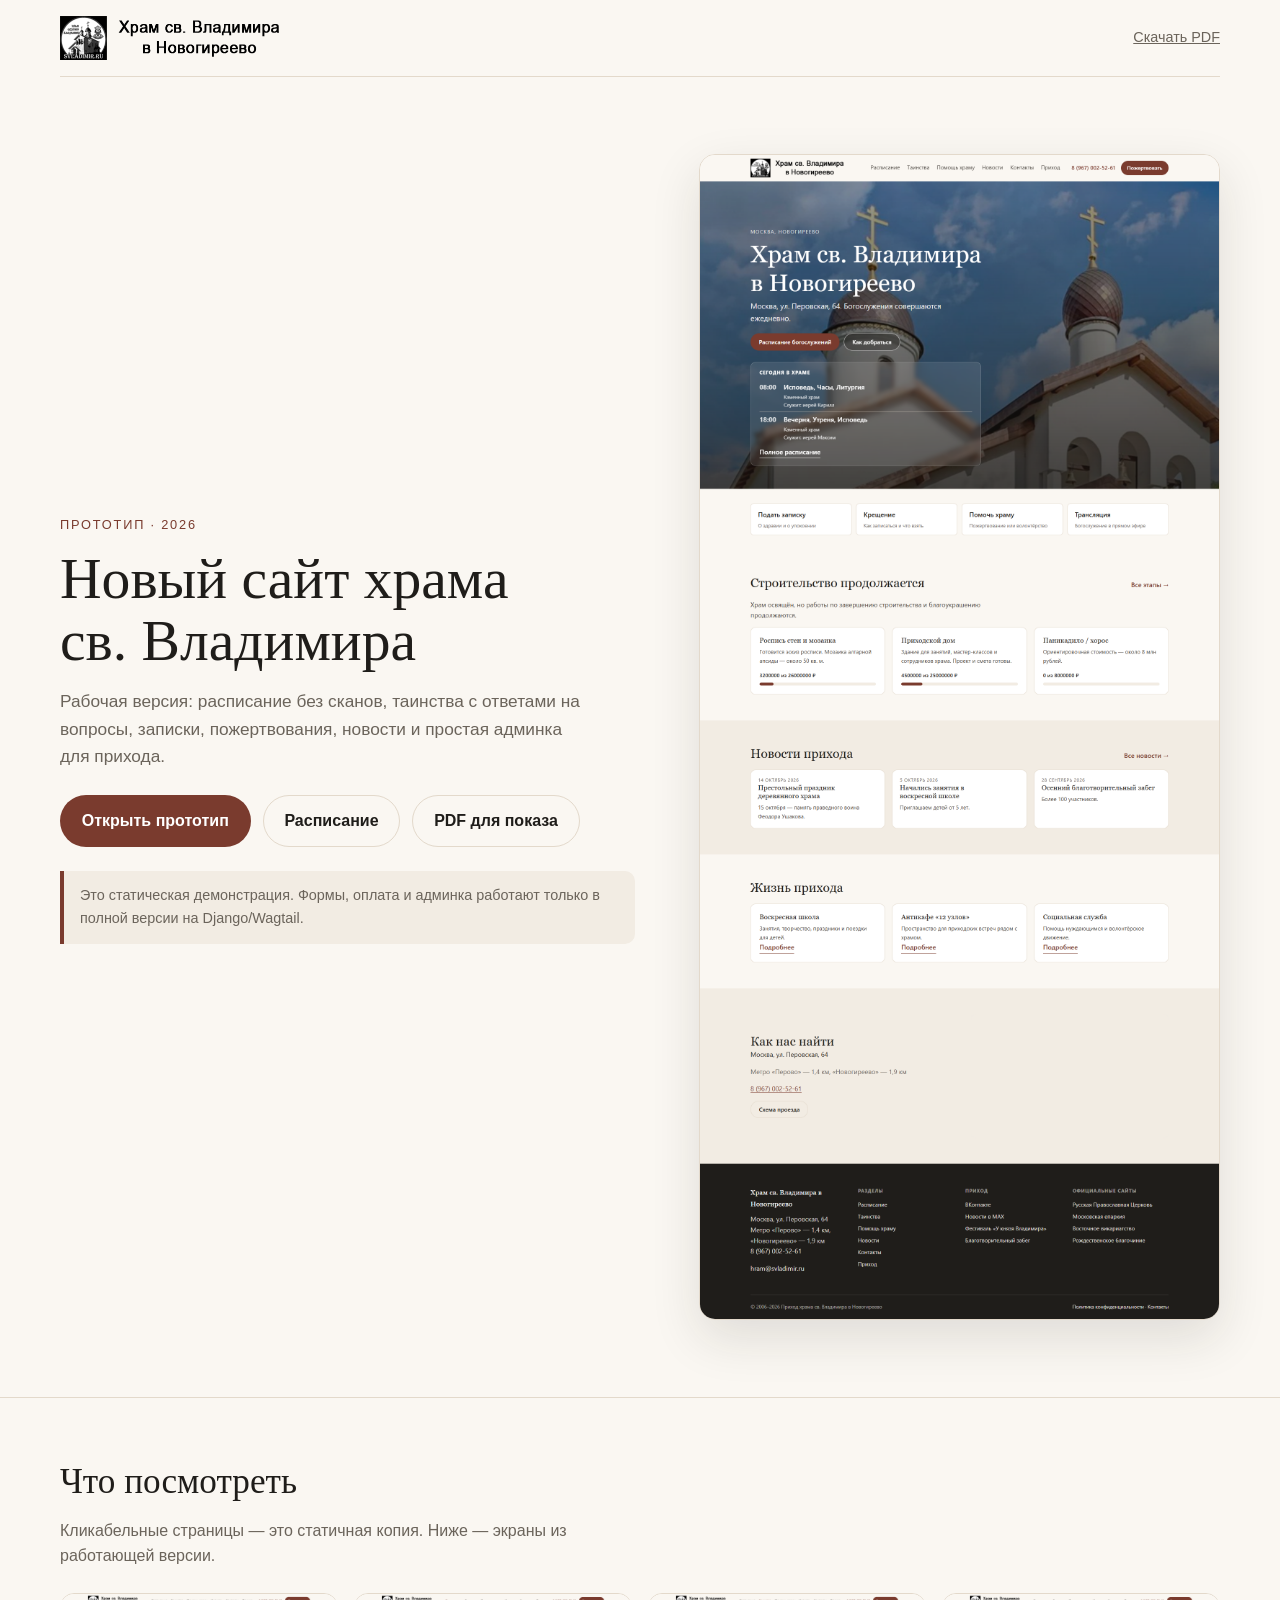
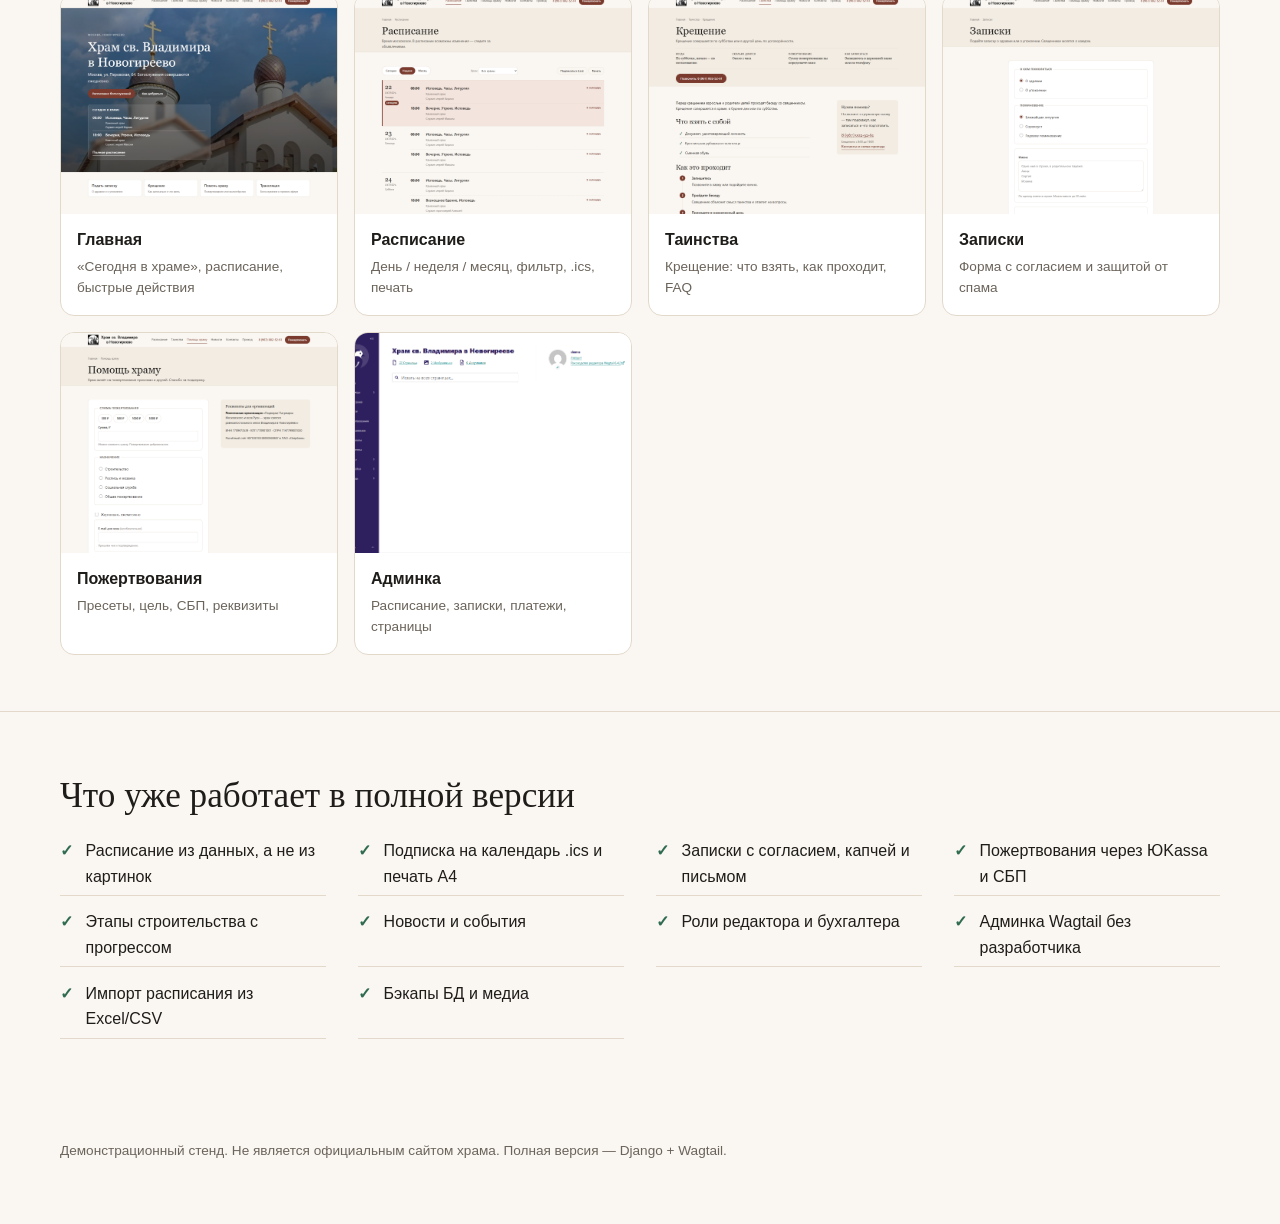
<file: index.html>
<!doctype html>
<html lang="ru">
<head>
  <meta charset="utf-8">
  <meta name="viewport" content="width=device-width, initial-scale=1">
  <title>Прототип сайта храма св. Владимира в Новогиреево</title>
  <meta name="description" content="Статический прототип нового сайта храма: главная, расписание, таинства, записки, пожертвования, админка.">
  <meta name="robots" content="noindex">
  <link rel="icon" href="static/img/favicon.png" type="image/png">
  <link rel="apple-touch-icon" href="static/img/apple-touch-icon.png">
  <style>
    :root {
      --paper: #faf7f2;
      --surface: #fff;
      --ink: #1f1d1a;
      --muted: #6b645b;
      --line: #e3d9cb;
      --accent: #7a3b2e;
      --accent-dark: #5f2c22;
    }
    * { box-sizing: border-box; }
    body {
      margin: 0;
      background: var(--paper);
      color: var(--ink);
      font-family: "Segoe UI", Roboto, Arial, sans-serif;
      line-height: 1.6;
    }
    .wrap { width: min(100% - 2rem, 1160px); margin: 0 auto; }
    .top {
      display: flex;
      align-items: center;
      justify-content: space-between;
      gap: 1rem;
      padding: 1rem 0;
      border-bottom: 1px solid var(--line);
    }
    .top img { height: 44px; width: auto; }
    .top a { color: var(--muted); font-size: .9rem; }
    .hero {
      display: grid;
      grid-template-columns: 1.05fr .95fr;
      gap: clamp(2rem, 5vw, 4rem);
      align-items: center;
      padding: clamp(2.5rem, 6vw, 5rem) 0;
    }
    .eyebrow { margin: 0 0 .75rem; color: var(--accent); font-size: .8rem; letter-spacing: .14em; text-transform: uppercase; }
    h1 {
      margin: 0 0 1rem;
      font-family: Georgia, "Times New Roman", serif;
      font-weight: 400;
      font-size: clamp(2.2rem, 4.5vw, 4rem);
      line-height: 1.08;
    }
    .lead { max-width: 55ch; margin: 0 0 1.5rem; color: var(--muted); font-size: 1.08rem; }
    .actions { display: flex; flex-wrap: wrap; gap: .75rem; }
    .btn {
      display: inline-flex;
      align-items: center;
      justify-content: center;
      min-height: 48px;
      padding: .75rem 1.3rem;
      border-radius: 999px;
      border: 1px solid transparent;
      font-weight: 600;
      text-decoration: none;
      transition: .18s ease;
    }
    .btn--primary { background: var(--accent); color: #fff; }
    .btn--primary:hover { background: var(--accent-dark); }
    .btn--ghost { border-color: var(--line); color: var(--ink); background: transparent; }
    .btn--ghost:hover { background: #f2ece3; }
    .hero-shot {
      display: block;
      border: 1px solid var(--line);
      border-radius: 16px;
      overflow: hidden;
      background: #fff;
      box-shadow: 0 18px 50px rgba(31, 29, 26, .12);
    }
    .hero-shot img { display: block; width: 100%; height: auto; }
    .note {
      margin-top: 1.5rem;
      padding: .85rem 1rem;
      background: #f2ece3;
      border-left: 4px solid var(--accent);
      border-radius: 0 10px 10px 0;
      color: var(--muted);
      font-size: .9rem;
    }
    section { padding: clamp(2rem, 5vw, 3.5rem) 0; border-top: 1px solid var(--line); }
    h2 { margin: 0 0 .5rem; font-family: Georgia, "Times New Roman", serif; font-weight: 400; font-size: clamp(1.5rem, 3vw, 2.2rem); }
    .section-lead { max-width: 65ch; margin: 0 0 1.5rem; color: var(--muted); }
    .grid { display: grid; grid-template-columns: repeat(auto-fit, minmax(250px, 1fr)); gap: 1rem; }
    .card { background: var(--surface); border: 1px solid var(--line); border-radius: 14px; overflow: hidden; }
    .card a { display: block; }
    .card img { display: block; width: 100%; height: 220px; object-fit: cover; object-position: top; }
    .card div { padding: .8rem 1rem 1rem; }
    .card h3 { margin: 0 0 .2rem; font-size: 1rem; }
    .card p { margin: 0; color: var(--muted); font-size: .85rem; }
    ul.checks { margin: 0; padding: 0; list-style: none; display: grid; grid-template-columns: repeat(auto-fit, minmax(260px, 1fr)); gap: .5rem 2rem; }
    ul.checks li { padding: .35rem 0 .35rem 1.6rem; position: relative; border-bottom: 1px solid var(--line); }
    ul.checks li::before { content: "✓"; position: absolute; left: 0; color: #2f6b4f; font-weight: 700; }
    footer { padding: 2rem 0 3rem; color: var(--muted); font-size: .85rem; }
    code { background: #f2ece3; padding: .1rem .35rem; border-radius: 4px; }
    @media (max-width: 860px) {
      .hero { grid-template-columns: 1fr; }
      .top img { height: 38px; }
    }
  </style>
</head>
<body>
<div class="wrap">
  <div class="top">
    <img src="static/img/logo.png" alt="Храм св. Владимира в Новогиреево">
    <a href="svladimir-demo.pdf">Скачать PDF</a>
  </div>

  <div class="hero">
    <div>
      <p class="eyebrow">Прототип · 2026</p>
      <h1>Новый сайт храма<br>св. Владимира</h1>
      <p class="lead">Рабочая версия: расписание без сканов, таинства с ответами на вопросы, записки, пожертвования, новости и простая админка для прихода.</p>
      <div class="actions">
        <a class="btn btn--primary" href="preview/index.html">Открыть прототип</a>
        <a class="btn btn--ghost" href="preview/raspisanie.html">Расписание</a>
        <a class="btn btn--ghost" href="svladimir-demo.pdf">PDF для показа</a>
      </div>
      <p class="note">Это статическая демонстрация. Формы, оплата и админка работают только в полной версии на Django/Wagtail.</p>
    </div>
    <a class="hero-shot" href="screens/01-home-desktop.png" target="_blank">
      <img src="screens/01-home-desktop.png" alt="Главная страница прототипа">
    </a>
  </div>
</div>

<section>
  <div class="wrap">
    <h2>Что посмотреть</h2>
    <p class="section-lead">Кликабельные страницы — это статичная копия. Ниже — экраны из работающей версии.</p>
    <div class="grid">
      <article class="card">
        <a href="preview/index.html"><img src="screens/01-home-desktop.png" alt="Главная"></a>
        <div><h3>Главная</h3><p>«Сегодня в храме», расписание, быстрые действия</p></div>
      </article>
      <article class="card">
        <a href="preview/raspisanie.html"><img src="screens/02-schedule-desktop.png" alt="Расписание"></a>
        <div><h3>Расписание</h3><p>День / неделя / месяц, фильтр, .ics, печать</p></div>
      </article>
      <article class="card">
        <a href="screens/03-sacrament-desktop.png" target="_blank"><img src="screens/03-sacrament-desktop.png" alt="Крещение"></a>
        <div><h3>Таинства</h3><p>Крещение: что взять, как проходит, FAQ</p></div>
      </article>
      <article class="card">
        <a href="screens/04-notes-desktop.png" target="_blank"><img src="screens/04-notes-desktop.png" alt="Записки"></a>
        <div><h3>Записки</h3><p>Форма с согласием и защитой от спама</p></div>
      </article>
      <article class="card">
        <a href="screens/05-donate-desktop.png" target="_blank"><img src="screens/05-donate-desktop.png" alt="Пожертвования"></a>
        <div><h3>Пожертвования</h3><p>Пресеты, цель, СБП, реквизиты</p></div>
      </article>
      <article class="card">
        <a href="screens/12-admin-home.png" target="_blank"><img src="screens/12-admin-home.png" alt="Админка"></a>
        <div><h3>Админка</h3><p>Расписание, записки, платежи, страницы</p></div>
      </article>
    </div>
  </div>
</section>

<section>
  <div class="wrap">
    <h2>Что уже работает в полной версии</h2>
    <ul class="checks">
      <li>Расписание из данных, а не из картинок</li>
      <li>Подписка на календарь .ics и печать A4</li>
      <li>Записки с согласием, капчей и письмом</li>
      <li>Пожертвования через ЮKassa и СБП</li>
      <li>Этапы строительства с прогрессом</li>
      <li>Новости и события</li>
      <li>Роли редактора и бухгалтера</li>
      <li>Админка Wagtail без разработчика</li>
      <li>Импорт расписания из Excel/CSV</li>
      <li>Бэкапы БД и медиа</li>
    </ul>
  </div>
</section>

<footer>
  <div class="wrap">
    <p>Демонстрационный стенд. Не является официальным сайтом храма. Полная версия — Django + Wagtail.</p>
  </div>
</footer>
</body>
</html>
</file>
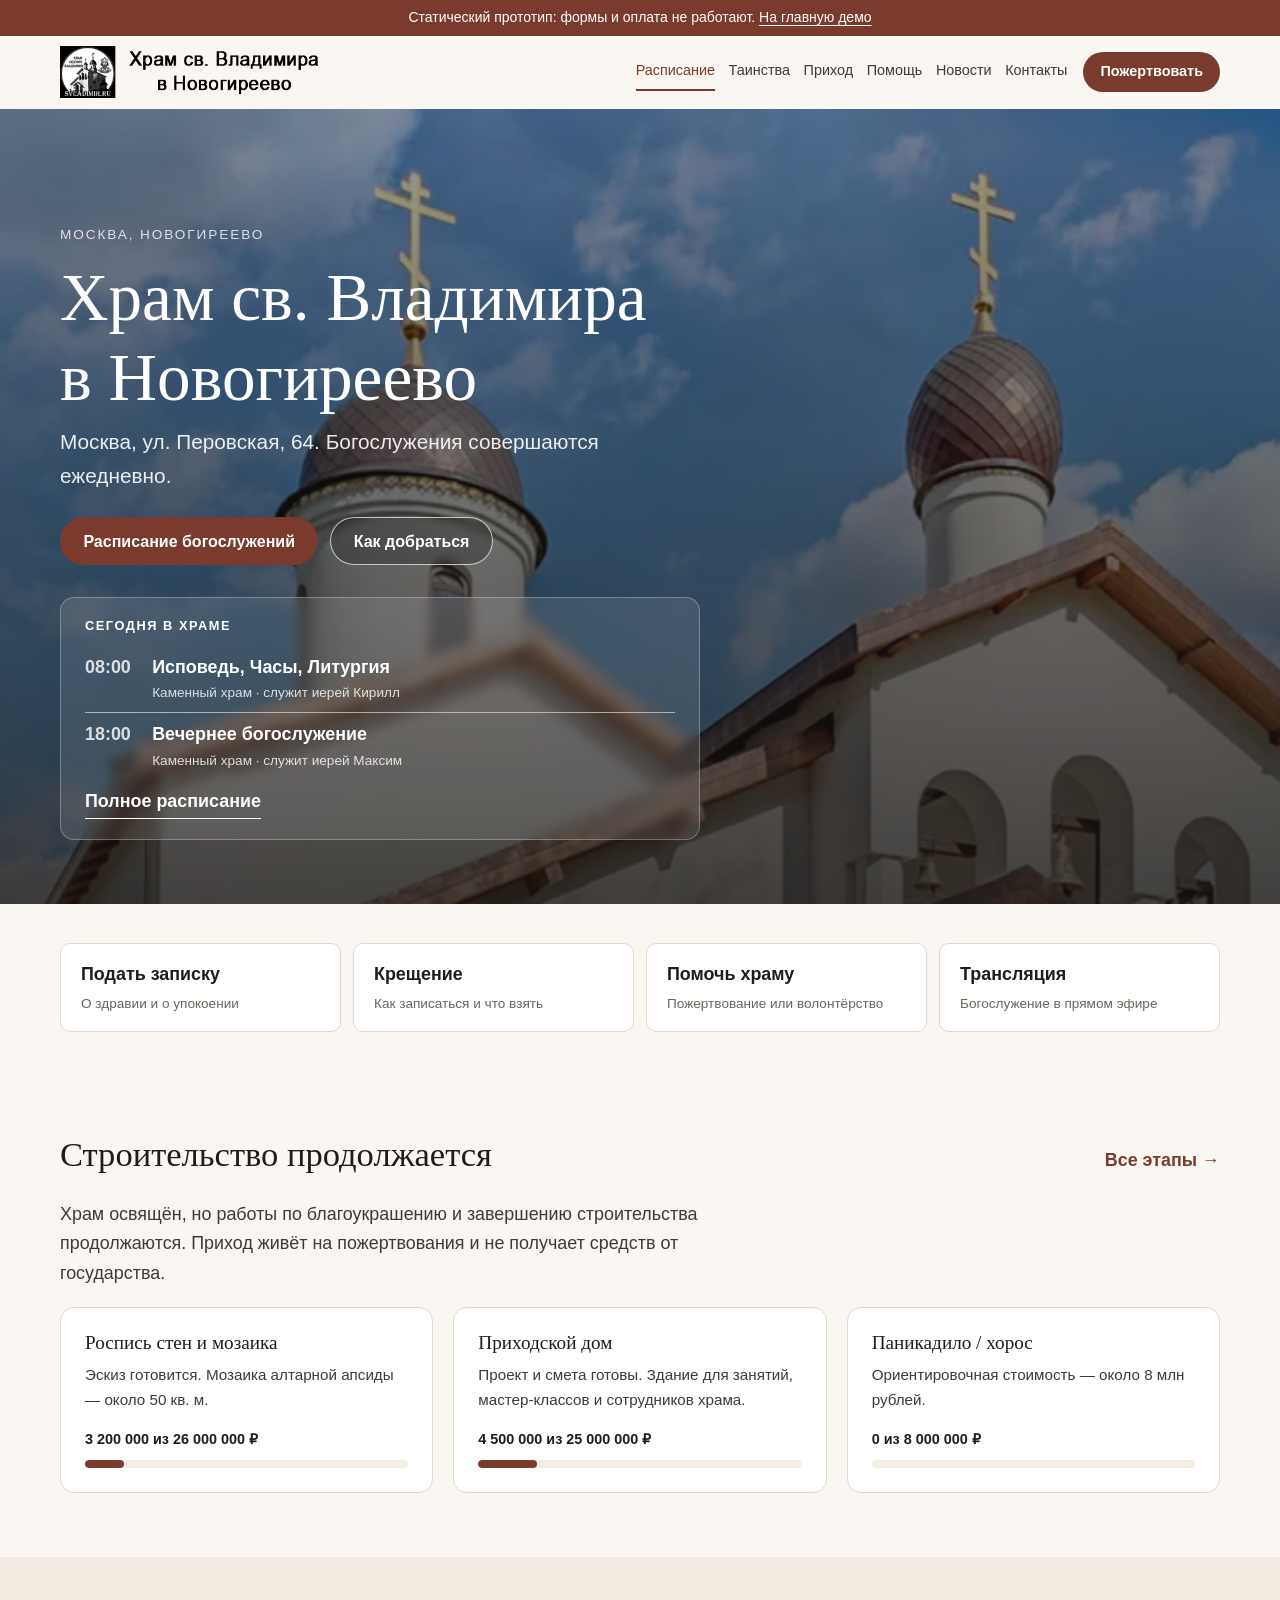
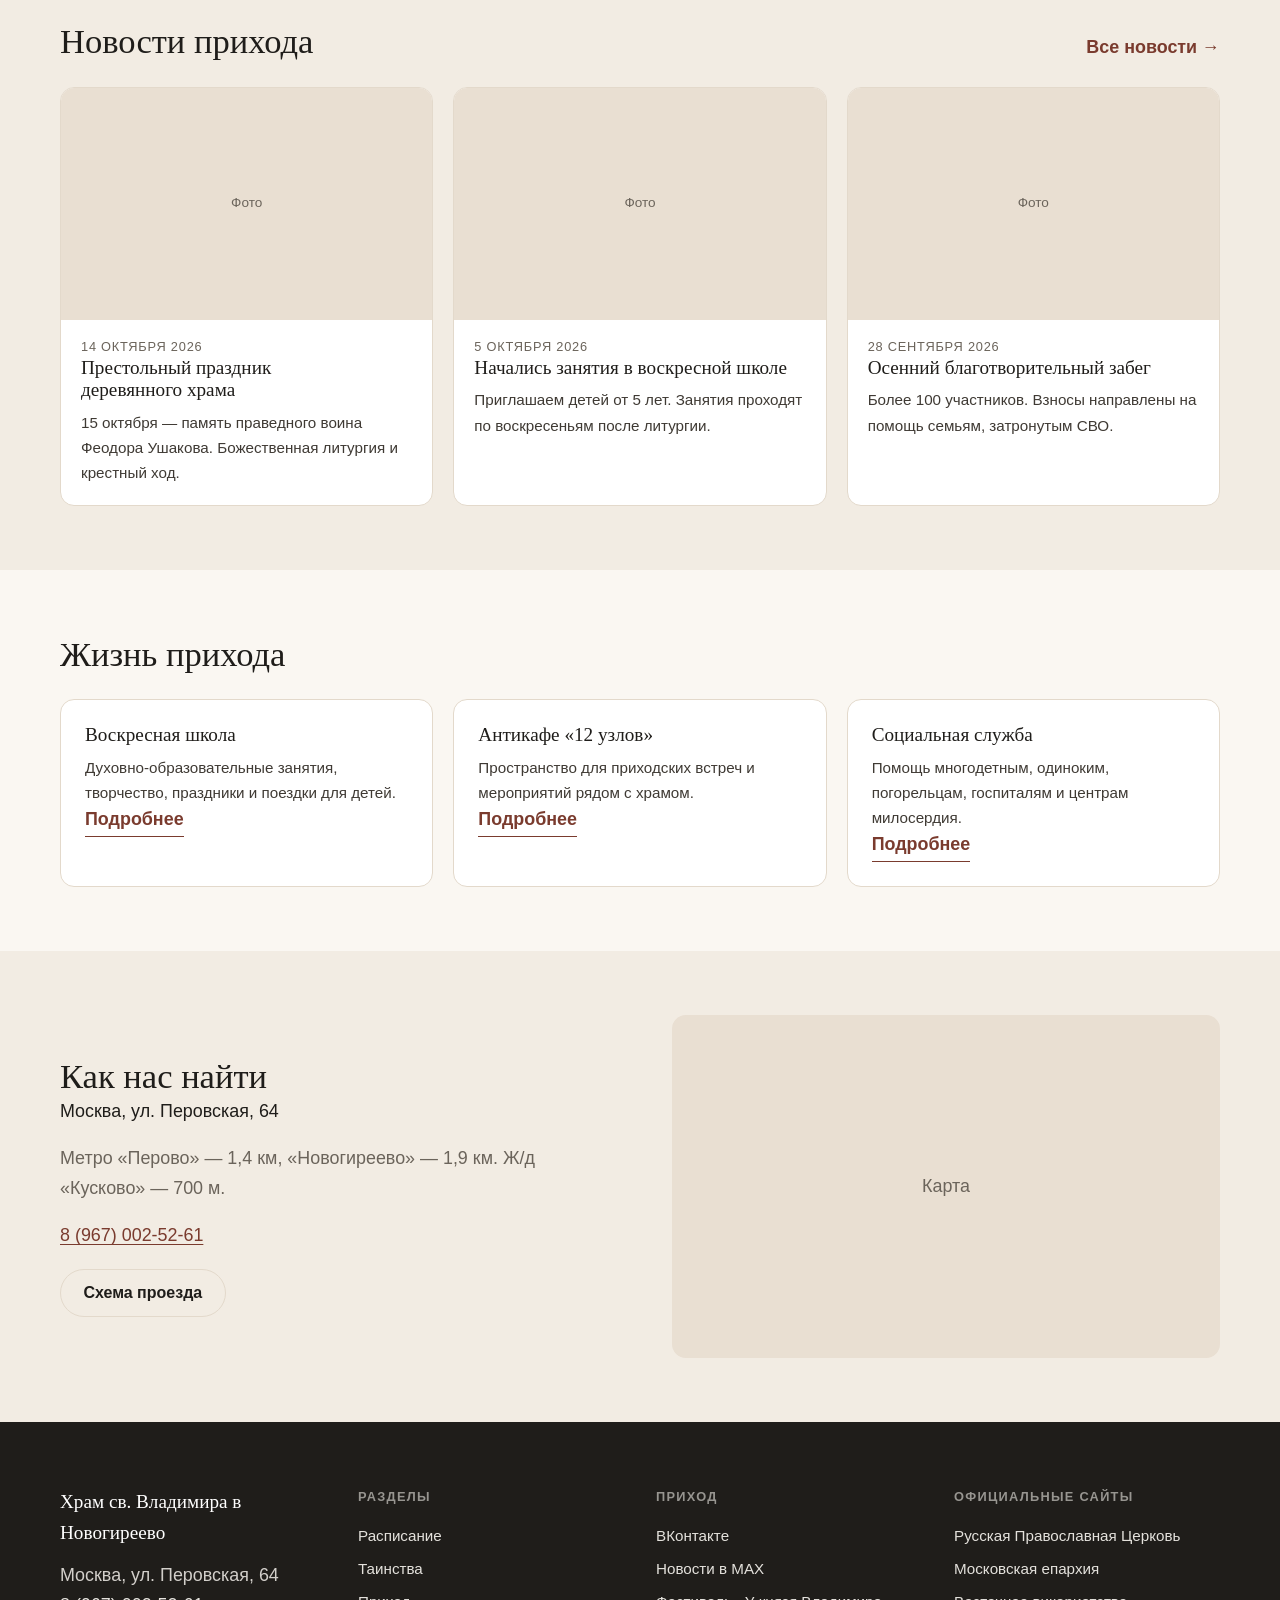
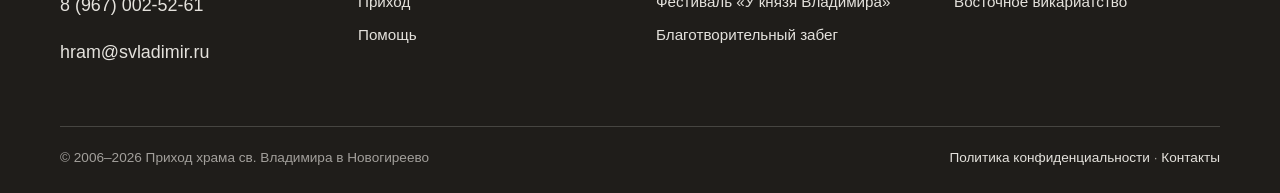
<file: preview/index.html>
<!doctype html>
<html lang="ru">
<head>
  <meta charset="utf-8">
  <meta name="viewport" content="width=device-width, initial-scale=1">
  <meta name="robots" content="noindex">
  <title>Храм св. Владимира в Новогиреево — расписание богослужений</title>
  <meta name="description" content="Официальный сайт храма святого князя Владимира в Новогиреево: расписание богослужений, таинства, записки, помощь храму.">
  <link rel="icon" href="../static/img/favicon.png" type="image/png">
  <link rel="stylesheet" href="../static/css/site.css">
</head>
<body>
  <div style="background:#7a3b2e;color:#fff;text-align:center;padding:.5rem 1rem;font:14px/1.4 'Segoe UI',Arial,sans-serif">
    Статический прототип: формы и оплата не работают.
    <a href="../index.html" style="color:#fff;text-decoration:underline">На главную демо</a>
  </div>
  <a class="skip-link" href="#main">Перейти к содержанию</a>

  <header class="site-header" data-header>
    <div class="container site-header__inner">
      <a class="brand brand--logo" href="#" aria-label="Temple home">
        <img class="brand__logo brand__logo--wide" src="assets/logo.png"
             alt="Temple logo" width="437" height="88">
      </a>
      <button class="nav-toggle" type="button" aria-expanded="false" aria-controls="site-nav" data-nav-toggle>
        <span class="visually-hidden">Открыть меню</span>
        <span class="nav-toggle__bar" aria-hidden="true"></span>
      </button>
      <nav class="site-nav" id="site-nav" aria-label="Основная навигация" data-nav>
        <ul class="site-nav__list">
          <li><a href="raspisanie.html" aria-current="page">Расписание</a></li>
          <li><a href="#">Таинства</a></li>
          <li><a href="#">Приход</a></li>
          <li><a href="#">Помощь</a></li>
          <li><a href="#">Новости</a></li>
          <li><a href="#">Контакты</a></li>
        </ul>
        <div class="site-nav__actions">
          <a class="site-nav__phone" href="tel:+79670025261">8 (967) 002-52-61</a>
          <a class="btn btn--primary btn--sm" href="#">Пожертвовать</a>
        </div>
      </nav>
    </div>
  </header>

  <main id="main" tabindex="-1">
    <section class="hero">
      <img class="hero__media" src="assets/hero.jpg" alt="" width="1600" height="900">
      <div class="hero__overlay" aria-hidden="true"></div>
      <div class="container hero__inner">
        <p class="hero__eyebrow">Москва, Новогиреево</p>
        <h1 class="hero__title">Храм св. Владимира в Новогиреево</h1>
        <p class="hero__lead">Москва, ул. Перовская, 64. Богослужения совершаются ежедневно.</p>
        <div class="hero__actions">
          <a class="btn btn--primary" href="raspisanie.html">Расписание богослужений</a>
          <a class="btn btn--ghost" href="#">Как добраться</a>
        </div>

        <section class="today" aria-labelledby="today-title">
          <h2 class="today__title" id="today-title">Сегодня в храме</h2>
          <ul class="today__list">
            <li class="today__item">
              <time class="today__time" datetime="2026-10-22T08:00">08:00</time>
              <div class="today__body">
                <p class="today__service">Исповедь, Часы, Литургия</p>
                <p class="today__meta">Каменный храм · служит иерей Кирилл</p>
              </div>
            </li>
            <li class="today__item">
              <time class="today__time" datetime="2026-10-22T18:00">18:00</time>
              <div class="today__body">
                <p class="today__service">Вечернее богослужение</p>
                <p class="today__meta">Каменный храм · служит иерей Максим</p>
              </div>
            </li>
          </ul>
          <a class="link-arrow" href="raspisanie.html">Полное расписание</a>
        </section>
      </div>
    </section>

    <section class="section section--tight" aria-label="Быстрые действия">
      <div class="container">
        <div class="quick-actions">
          <a class="quick-action" href="#"><span class="quick-action__title">Подать записку</span><span class="quick-action__text">О здравии и о упокоении</span></a>
          <a class="quick-action" href="#"><span class="quick-action__title">Крещение</span><span class="quick-action__text">Как записаться и что взять</span></a>
          <a class="quick-action" href="#"><span class="quick-action__title">Помочь храму</span><span class="quick-action__text">Пожертвование или волонтёрство</span></a>
          <a class="quick-action" href="#"><span class="quick-action__title">Трансляция</span><span class="quick-action__text">Богослужение в прямом эфире</span></a>
        </div>
      </div>
    </section>

    <section class="section">
      <div class="container">
        <div class="section__head">
          <h2 class="section__title">Строительство продолжается</h2>
          <a class="section__link" href="#">Все этапы →</a>
        </div>
        <p class="section__lead">Храм освящён, но работы по благоукрашению и завершению строительства продолжаются. Приход живёт на пожертвования и не получает средств от государства.</p>
        <div class="cards cards--3">
          <article class="card">
            <h3 class="card__title">Роспись стен и мозаика</h3>
            <p class="card__text">Эскиз готовится. Мозаика алтарной апсиды — около 50 кв. м.</p>
            <p class="card__cost">3 200 000 из 26 000 000 ₽</p>
            <div class="progress" role="progressbar" aria-valuenow="12" aria-valuemin="0" aria-valuemax="100" aria-label="Собрано на роспись">
              <span class="progress__bar" style="width: 12%"></span>
            </div>
          </article>
          <article class="card">
            <h3 class="card__title">Приходской дом</h3>
            <p class="card__text">Проект и смета готовы. Здание для занятий, мастер-классов и сотрудников храма.</p>
            <p class="card__cost">4 500 000 из 25 000 000 ₽</p>
            <div class="progress" role="progressbar" aria-valuenow="18" aria-valuemin="0" aria-valuemax="100" aria-label="Собрано на приходской дом">
              <span class="progress__bar" style="width: 18%"></span>
            </div>
          </article>
          <article class="card">
            <h3 class="card__title">Паникадило / хорос</h3>
            <p class="card__text">Ориентировочная стоимость — около 8 млн рублей.</p>
            <p class="card__cost">0 из 8 000 000 ₽</p>
            <div class="progress" role="progressbar" aria-valuenow="0" aria-valuemin="0" aria-valuemax="100" aria-label="Собрано на паникадило">
              <span class="progress__bar" style="width: 0%"></span>
            </div>
          </article>
        </div>
      </div>
    </section>

    <section class="section section--tint">
      <div class="container">
        <div class="section__head">
          <h2 class="section__title">Новости прихода</h2>
          <a class="section__link" href="#">Все новости →</a>
        </div>
        <div class="cards cards--3">
          <article class="card card--news">
            <div class="card__media" style="background:#e9dfd2;display:grid;place-items:center;color:#6b645b;font-size:.85rem">Фото</div>
            <time class="card__date" datetime="2026-10-14">14 октября 2026</time>
            <h3 class="card__title"><a href="#">Престольный праздник деревянного храма</a></h3>
            <p class="card__text">15 октября — память праведного воина Феодора Ушакова. Божественная литургия и крестный ход.</p>
          </article>
          <article class="card card--news">
            <div class="card__media" style="background:#e9dfd2;display:grid;place-items:center;color:#6b645b;font-size:.85rem">Фото</div>
            <time class="card__date" datetime="2026-10-05">5 октября 2026</time>
            <h3 class="card__title"><a href="#">Начались занятия в воскресной школе</a></h3>
            <p class="card__text">Приглашаем детей от 5 лет. Занятия проходят по воскресеньям после литургии.</p>
          </article>
          <article class="card card--news">
            <div class="card__media" style="background:#e9dfd2;display:grid;place-items:center;color:#6b645b;font-size:.85rem">Фото</div>
            <time class="card__date" datetime="2026-09-28">28 сентября 2026</time>
            <h3 class="card__title"><a href="#">Осенний благотворительный забег</a></h3>
            <p class="card__text">Более 100 участников. Взносы направлены на помощь семьям, затронутым СВО.</p>
          </article>
        </div>
      </div>
    </section>

    <section class="section">
      <div class="container">
        <div class="section__head"><h2 class="section__title">Жизнь прихода</h2></div>
        <div class="cards cards--3">
          <article class="card"><h3 class="card__title">Воскресная школа</h3><p class="card__text">Духовно-образовательные занятия, творчество, праздники и поездки для детей.</p><a class="link-arrow" href="#">Подробнее</a></article>
          <article class="card"><h3 class="card__title">Антикафе «12 узлов»</h3><p class="card__text">Пространство для приходских встреч и мероприятий рядом с храмом.</p><a class="link-arrow" href="#">Подробнее</a></article>
          <article class="card"><h3 class="card__title">Социальная служба</h3><p class="card__text">Помощь многодетным, одиноким, погорельцам, госпиталям и центрам милосердия.</p><a class="link-arrow" href="#">Подробнее</a></article>
        </div>
      </div>
    </section>

    <section class="section section--tint">
      <div class="container contact-teaser">
        <div>
          <h2 class="section__title">Как нас найти</h2>
          <p>Москва, ул. Перовская, 64</p>
          <p class="muted">Метро «Перово» — 1,4 км, «Новогиреево» — 1,9 км. Ж/д «Кусково» — 700 м.</p>
          <p><a href="tel:+79670025261">8 (967) 002-52-61</a></p>
          <a class="btn btn--ghost" href="#">Схема проезда</a>
        </div>
        <div class="map map--teaser" style="display:grid;place-items:center;background:#e9dfd2;color:#6b645b">Карта</div>
      </div>
    </section>
  </main>

  <footer class="site-footer">
    <div class="container site-footer__grid">
      <div class="site-footer__col">
        <p class="site-footer__title">Храм св. Владимира в Новогиреево</p>
        <address class="site-footer__address">Москва, ул. Перовская, 64</address>
        <p><a href="tel:+79670025261">8 (967) 002-52-61</a></p>
        <p><a href="mailto:hram@svladimir.ru">hram@svladimir.ru</a></p>
      </div>
      <nav class="site-footer__col" aria-label="Разделы сайта">
        <p class="site-footer__heading">Разделы</p>
        <ul class="site-footer__list">
          <li><a href="raspisanie.html">Расписание</a></li>
          <li><a href="#">Таинства</a></li>
          <li><a href="#">Приход</a></li>
          <li><a href="#">Помощь</a></li>
        </ul>
      </nav>
      <div class="site-footer__col">
        <p class="site-footer__heading">Приход</p>
        <ul class="site-footer__list">
          <li><a href="#">ВКонтакте</a></li>
          <li><a href="#">Новости в MAX</a></li>
          <li><a href="#">Фестиваль «У князя Владимира»</a></li>
          <li><a href="#">Благотворительный забег</a></li>
        </ul>
      </div>
      <div class="site-footer__col">
        <p class="site-footer__heading">Официальные сайты</p>
        <ul class="site-footer__list">
          <li><a href="#">Русская Православная Церковь</a></li>
          <li><a href="#">Московская епархия</a></li>
          <li><a href="#">Восточное викариатство</a></li>
        </ul>
      </div>
    </div>
    <div class="container site-footer__bottom">
      <p>© 2006–2026 Приход храма св. Владимира в Новогиреево</p>
      <p><a href="#">Политика конфиденциальности</a> · <a href="#">Контакты</a></p>
    </div>
  </footer>

  <script src="../static/js/site.js" defer></script>
</body>
</html>
</file>
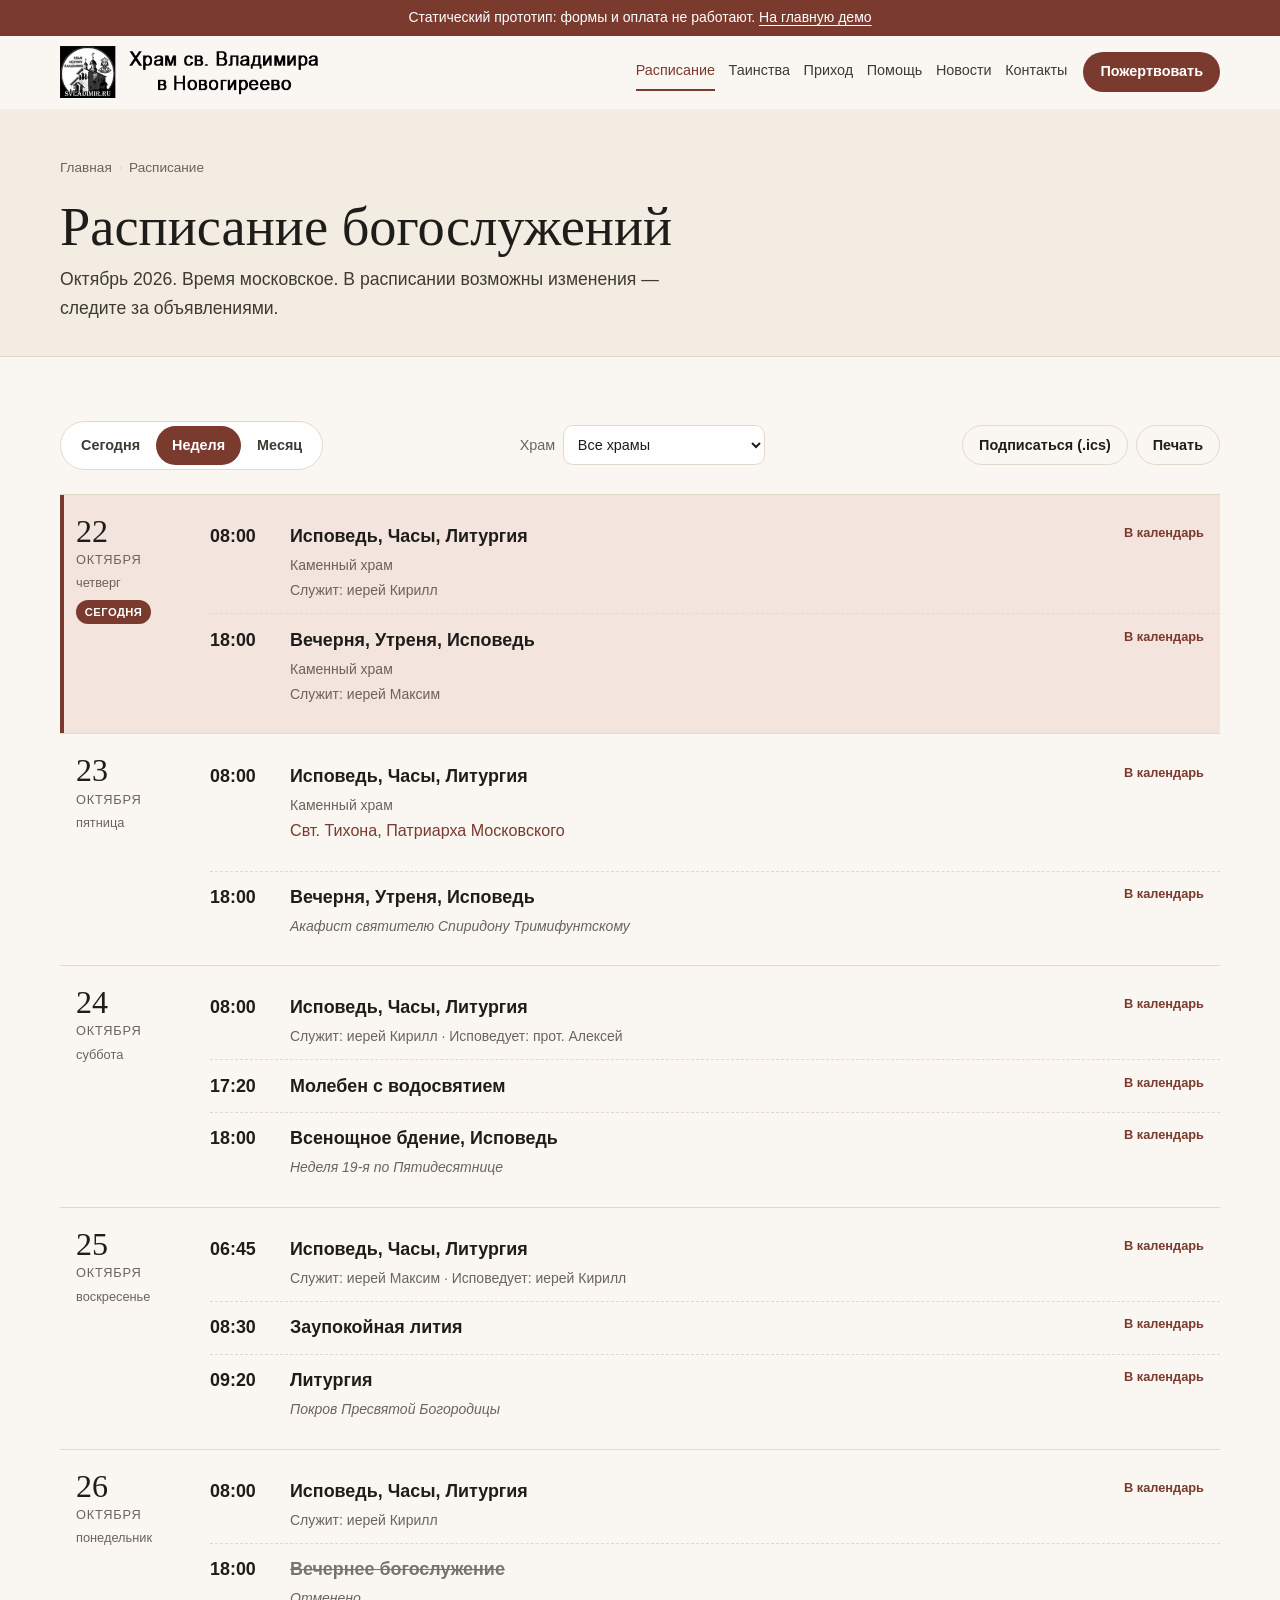
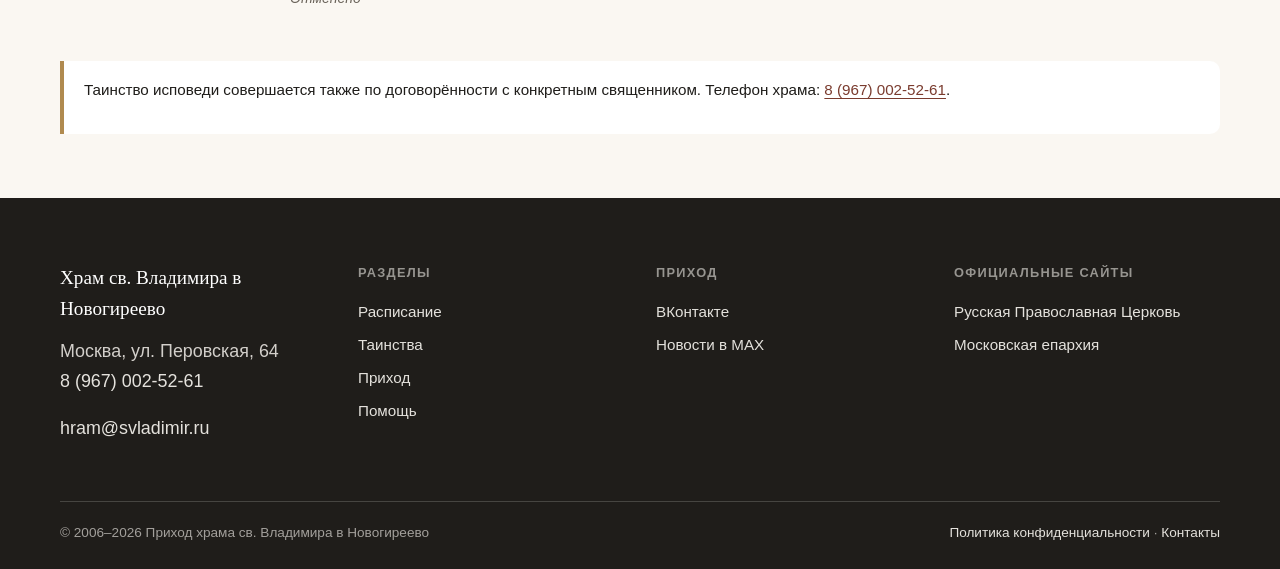
<file: preview/raspisanie.html>
<!doctype html>
<html lang="ru">
<head>
  <meta charset="utf-8">
  <meta name="viewport" content="width=device-width, initial-scale=1">
  <meta name="robots" content="noindex">
  <title>Расписание богослужений — Храм св. Владимира в Новогиреево</title>
  <link rel="icon" href="../static/img/favicon.png" type="image/png">
  <link rel="stylesheet" href="../static/css/site.css">
</head>
<body>
  <div style="background:#7a3b2e;color:#fff;text-align:center;padding:.5rem 1rem;font:14px/1.4 'Segoe UI',Arial,sans-serif">
    Статический прототип: формы и оплата не работают.
    <a href="../index.html" style="color:#fff;text-decoration:underline">На главную демо</a>
  </div>
  <a class="skip-link" href="#main">Перейти к содержанию</a>

  <header class="site-header" data-header>
    <div class="container site-header__inner">
      <a class="brand brand--logo" href="index.html" aria-label="Temple home">
        <img class="brand__logo brand__logo--wide" src="assets/logo.png"
             alt="Temple logo" width="437" height="88">
      </a>
      <button class="nav-toggle" type="button" aria-expanded="false" aria-controls="site-nav" data-nav-toggle>
        <span class="visually-hidden">Открыть меню</span>
        <span class="nav-toggle__bar" aria-hidden="true"></span>
      </button>
      <nav class="site-nav" id="site-nav" aria-label="Основная навигация" data-nav>
        <ul class="site-nav__list">
          <li><a href="raspisanie.html" aria-current="page">Расписание</a></li>
          <li><a href="#">Таинства</a></li>
          <li><a href="#">Приход</a></li>
          <li><a href="#">Помощь</a></li>
          <li><a href="#">Новости</a></li>
          <li><a href="#">Контакты</a></li>
        </ul>
        <div class="site-nav__actions">
          <a class="site-nav__phone" href="tel:+79670025261">8 (967) 002-52-61</a>
          <a class="btn btn--primary btn--sm" href="#">Пожертвовать</a>
        </div>
      </nav>
    </div>
  </header>

  <main id="main" tabindex="-1">
    <header class="page-header">
      <div class="container">
        <nav class="breadcrumbs" aria-label="Вы находитесь здесь">
          <ol>
            <li><a href="index.html">Главная</a></li>
            <li><span aria-current="page">Расписание</span></li>
          </ol>
        </nav>
        <h1>Расписание богослужений</h1>
        <p class="lead">Октябрь 2026. Время московское. В расписании возможны изменения — следите за объявлениями.</p>
      </div>
    </header>

    <section class="section">
      <div class="container">
        <div class="schedule-toolbar">
          <nav class="segmented" aria-label="Период расписания">
            <a class="segmented__item" href="#">Сегодня</a>
            <a class="segmented__item is-active" href="#" aria-current="page">Неделя</a>
            <a class="segmented__item" href="#">Месяц</a>
          </nav>

          <form class="schedule-filter" data-autosubmit>
            <label for="temple">Храм</label>
            <select id="temple" name="temple">
              <option value="">Все храмы</option>
              <option value="kamenny">Каменный храм</option>
              <option value="feodor">Храм Феодора Ушакова</option>
            </select>
          </form>

          <div class="schedule-toolbar__actions">
            <a class="btn btn--ghost btn--sm" href="#">Подписаться (.ics)</a>
            <button class="btn btn--ghost btn--sm" type="button" data-print>Печать</button>
          </div>
        </div>

        <div class="schedule">
          <table class="schedule-table">
            <caption class="visually-hidden">Расписание богослужений на неделю</caption>
            <thead class="visually-hidden">
              <tr><th scope="col">Дата</th><th scope="col">Богослужения</th></tr>
            </thead>
            <tbody>
              <tr class="schedule-day is-today">
                <th scope="row" class="schedule-day__date">
                  <span class="schedule-day__num">22</span>
                  <span class="schedule-day__month">октября</span>
                  <span class="schedule-day__weekday">четверг</span>
                  <span class="badge badge--accent">Сегодня</span>
                </th>
                <td class="schedule-day__services">
                  <ul class="services">
                    <li class="service">
                      <div class="service__time"><time datetime="2026-10-22T08:00">08:00</time></div>
                      <div class="service__body">
                        <p class="service__title">Исповедь, Часы, Литургия</p>
                        <p class="service__meta">Каменный храм</p>
                        <p class="service__meta">Служит: иерей Кирилл</p>
                      </div>
                      <a class="service__cal" href="#">В календарь</a>
                    </li>
                    <li class="service">
                      <div class="service__time"><time datetime="2026-10-22T18:00">18:00</time></div>
                      <div class="service__body">
                        <p class="service__title">Вечерня, Утреня, Исповедь</p>
                        <p class="service__meta">Каменный храм</p>
                        <p class="service__meta">Служит: иерей Максим</p>
                      </div>
                      <a class="service__cal" href="#">В календарь</a>
                    </li>
                  </ul>
                </td>
              </tr>

              <tr class="schedule-day">
                <th scope="row" class="schedule-day__date">
                  <span class="schedule-day__num">23</span>
                  <span class="schedule-day__month">октября</span>
                  <span class="schedule-day__weekday">пятница</span>
                </th>
                <td class="schedule-day__services">
                  <ul class="services">
                    <li class="service">
                      <div class="service__time"><time datetime="2026-10-23T08:00">08:00</time></div>
                      <div class="service__body">
                        <p class="service__title">Исповедь, Часы, Литургия</p>
                        <p class="service__meta">Каменный храм</p>
                        <p class="service__rank">Свт. Тихона, Патриарха Московского</p>
                      </div>
                      <a class="service__cal" href="#">В календарь</a>
                    </li>
                    <li class="service">
                      <div class="service__time"><time datetime="2026-10-23T18:00">18:00</time></div>
                      <div class="service__body">
                        <p class="service__title">Вечерня, Утреня, Исповедь</p>
                        <p class="service__note">Акафист святителю Спиридону Тримифунтскому</p>
                      </div>
                      <a class="service__cal" href="#">В календарь</a>
                    </li>
                  </ul>
                </td>
              </tr>

              <tr class="schedule-day">
                <th scope="row" class="schedule-day__date">
                  <span class="schedule-day__num">24</span>
                  <span class="schedule-day__month">октября</span>
                  <span class="schedule-day__weekday">суббота</span>
                </th>
                <td class="schedule-day__services">
                  <ul class="services">
                    <li class="service">
                      <div class="service__time"><time datetime="2026-10-24T08:00">08:00</time></div>
                      <div class="service__body">
                        <p class="service__title">Исповедь, Часы, Литургия</p>
                        <p class="service__meta">Служит: иерей Кирилл · Исповедует: прот. Алексей</p>
                      </div>
                      <a class="service__cal" href="#">В календарь</a>
                    </li>
                    <li class="service">
                      <div class="service__time"><time datetime="2026-10-24T17:20">17:20</time></div>
                      <div class="service__body">
                        <p class="service__title">Молебен с водосвятием</p>
                      </div>
                      <a class="service__cal" href="#">В календарь</a>
                    </li>
                    <li class="service">
                      <div class="service__time"><time datetime="2026-10-24T18:00">18:00</time></div>
                      <div class="service__body">
                        <p class="service__title">Всенощное бдение, Исповедь</p>
                        <p class="service__note">Неделя 19-я по Пятидесятнице</p>
                      </div>
                      <a class="service__cal" href="#">В календарь</a>
                    </li>
                  </ul>
                </td>
              </tr>

              <tr class="schedule-day">
                <th scope="row" class="schedule-day__date">
                  <span class="schedule-day__num">25</span>
                  <span class="schedule-day__month">октября</span>
                  <span class="schedule-day__weekday">воскресенье</span>
                </th>
                <td class="schedule-day__services">
                  <ul class="services">
                    <li class="service">
                      <div class="service__time"><time datetime="2026-10-25T06:45">06:45</time></div>
                      <div class="service__body">
                        <p class="service__title">Исповедь, Часы, Литургия</p>
                        <p class="service__meta">Служит: иерей Максим · Исповедует: иерей Кирилл</p>
                      </div>
                      <a class="service__cal" href="#">В календарь</a>
                    </li>
                    <li class="service">
                      <div class="service__time"><time datetime="2026-10-25T08:30">08:30</time></div>
                      <div class="service__body">
                        <p class="service__title">Заупокойная лития</p>
                      </div>
                      <a class="service__cal" href="#">В календарь</a>
                    </li>
                    <li class="service">
                      <div class="service__time"><time datetime="2026-10-25T09:20">09:20</time></div>
                      <div class="service__body">
                        <p class="service__title">Литургия</p>
                        <p class="service__note">Покров Пресвятой Богородицы</p>
                      </div>
                      <a class="service__cal" href="#">В календарь</a>
                    </li>
                  </ul>
                </td>
              </tr>

              <tr class="schedule-day">
                <th scope="row" class="schedule-day__date">
                  <span class="schedule-day__num">26</span>
                  <span class="schedule-day__month">октября</span>
                  <span class="schedule-day__weekday">понедельник</span>
                </th>
                <td class="schedule-day__services">
                  <ul class="services">
                    <li class="service">
                      <div class="service__time"><time datetime="2026-10-26T08:00">08:00</time></div>
                      <div class="service__body">
                        <p class="service__title">Исповедь, Часы, Литургия</p>
                        <p class="service__meta">Служит: иерей Кирилл</p>
                      </div>
                      <a class="service__cal" href="#">В календарь</a>
                    </li>
                    <li class="service is-cancelled">
                      <div class="service__time"><time datetime="2026-10-26T18:00">18:00</time></div>
                      <div class="service__body">
                        <p class="service__title">Вечернее богослужение</p>
                        <p class="service__note">Отменено</p>
                      </div>
                    </li>
                  </ul>
                </td>
              </tr>
            </tbody>
          </table>
        </div>

        <div class="schedule-note">
          <p>Таинство исповеди совершается также по договорённости с конкретным священником. Телефон храма: <a href="tel:+79670025261">8 (967) 002-52-61</a>.</p>
        </div>
      </div>
    </section>
  </main>

  <footer class="site-footer">
    <div class="container site-footer__grid">
      <div class="site-footer__col">
        <p class="site-footer__title">Храм св. Владимира в Новогиреево</p>
        <address class="site-footer__address">Москва, ул. Перовская, 64</address>
        <p><a href="tel:+79670025261">8 (967) 002-52-61</a></p>
        <p><a href="mailto:hram@svladimir.ru">hram@svladimir.ru</a></p>
      </div>
      <nav class="site-footer__col" aria-label="Разделы сайта">
        <p class="site-footer__heading">Разделы</p>
        <ul class="site-footer__list">
          <li><a href="raspisanie.html">Расписание</a></li>
          <li><a href="#">Таинства</a></li>
          <li><a href="#">Приход</a></li>
          <li><a href="#">Помощь</a></li>
        </ul>
      </nav>
      <div class="site-footer__col">
        <p class="site-footer__heading">Приход</p>
        <ul class="site-footer__list">
          <li><a href="#">ВКонтакте</a></li>
          <li><a href="#">Новости в MAX</a></li>
        </ul>
      </div>
      <div class="site-footer__col">
        <p class="site-footer__heading">Официальные сайты</p>
        <ul class="site-footer__list">
          <li><a href="#">Русская Православная Церковь</a></li>
          <li><a href="#">Московская епархия</a></li>
        </ul>
      </div>
    </div>
    <div class="container site-footer__bottom">
      <p>© 2006–2026 Приход храма св. Владимира в Новогиреево</p>
      <p><a href="#">Политика конфиденциальности</a> · <a href="#">Контакты</a></p>
    </div>
  </footer>

  <script src="../static/js/site.js" defer></script>
</body>
</html>
</file>
<file: static/css/site.css>
/* ==========================================================================
   svladimir.ru — дизайн-система
   Тёплая бумага, графит, терракота. Один акцент. Без декоративных анимаций.
   ========================================================================== */

/*
  Шрифты. По умолчанию — системный стек и Georgia: быстро, без внешних запросов.
  Для «книжного» вида положите self-hosted PT Serif / Inter в static/fonts/
  и добавьте @font-face в этот файл (без внешних CDN).
*/

:root {
  --paper: #faf7f2;
  --paper-2: #f2ece3;
  --surface: #ffffff;
  --ink: #1f1d1a;
  --ink-2: #3f3a34;
  --muted: #6b645b;
  --line: #e3d9cb;
  --accent: #7a3b2e;
  --accent-dark: #5f2c22;
  --accent-soft: #f3e4dd;
  --gold: #b08a4f;
  --success: #2f6b4f;
  --danger: #a33a2f;

  --radius: 14px;
  --radius-sm: 10px;
  --shadow: 0 12px 32px rgba(31, 29, 26, 0.08);
  --container: 1160px;

  --font-serif: "PT Serif", "Literata", Georgia, "Times New Roman", serif;
  --font-sans: "Inter", "PT Sans", -apple-system, "Segoe UI", Roboto, Arial, sans-serif;

  --space-section: clamp(2.5rem, 5vw, 4.5rem);
}

*,
*::before,
*::after {
  box-sizing: border-box;
}

html {
  scroll-behavior: smooth;
}

body {
  margin: 0;
  background: var(--paper);
  color: var(--ink);
  font-family: var(--font-sans);
  font-size: clamp(1rem, 0.96rem + 0.2vw, 1.125rem);
  line-height: 1.65;
  -webkit-font-smoothing: antialiased;
  text-rendering: optimizeLegibility;
}

img,
svg,
iframe {
  max-width: 100%;
}

img {
  height: auto;
}

h1,
h2,
h3,
h4 {
  font-family: var(--font-serif);
  font-weight: 400;
  line-height: 1.18;
  color: var(--ink);
  margin: 0 0 0.6em;
  text-wrap: balance;
}

h1 { font-size: clamp(2rem, 1.4rem + 2.6vw, 3.4rem); }
h2 { font-size: clamp(1.5rem, 1.2rem + 1.2vw, 2.2rem); }
h3 { font-size: clamp(1.15rem, 1.05rem + 0.5vw, 1.4rem); }

p {
  margin: 0 0 1em;
}

a {
  color: var(--accent);
  text-decoration-thickness: 1px;
  text-underline-offset: 0.18em;
}

a:hover {
  color: var(--accent-dark);
}

:focus-visible {
  outline: 3px solid var(--gold);
  outline-offset: 2px;
}

.container {
  width: min(100% - 2rem, var(--container));
  margin-inline: auto;
}

.container--narrow {
  width: min(100% - 2rem, 760px);
}

.visually-hidden {
  position: absolute !important;
  width: 1px;
  height: 1px;
  padding: 0;
  margin: -1px;
  overflow: hidden;
  clip: rect(0 0 0 0);
  white-space: nowrap;
  border: 0;
}

.skip-link {
  position: absolute;
  left: 1rem;
  top: -100px;
  z-index: 100;
  padding: 0.75rem 1rem;
  background: var(--ink);
  color: #fff;
  border-radius: var(--radius-sm);
  text-decoration: none;
}

.skip-link:focus {
  top: 1rem;
  color: #fff;
}

.muted { color: var(--muted); }

.hint {
  margin: 0.4rem 0 0;
  font-size: 0.875rem;
  line-height: 1.45;
  color: var(--muted);
}

.empty {
  padding: 2rem;
  background: var(--surface);
  border: 1px dashed var(--line);
  border-radius: var(--radius);
  color: var(--muted);
  text-align: center;
}

.link-arrow {
  display: inline-flex;
  align-items: center;
  gap: 0.35rem;
  font-weight: 600;
  text-decoration: none;
  border-bottom: 1px solid currentColor;
  padding-bottom: 0.1rem;
}

.link-list {
  margin: 1rem 0 0;
  padding: 0;
  list-style: none;
}

.link-list li {
  padding: 0.45rem 0;
  border-bottom: 1px solid var(--line);
}

.link-list li:last-child {
  border-bottom: 0;
}

/* --- Кнопки ------------------------------------------------------------- */

.btn {
  display: inline-flex;
  align-items: center;
  justify-content: center;
  gap: 0.5rem;
  min-height: 48px;
  padding: 0.75rem 1.4rem;
  border: 1px solid transparent;
  border-radius: 999px;
  font-family: var(--font-sans);
  font-size: 1rem;
  font-weight: 600;
  line-height: 1.2;
  text-align: center;
  text-decoration: none;
  cursor: pointer;
  transition: background-color 0.18s ease, color 0.18s ease, border-color 0.18s ease;
}

.btn--primary {
  background: var(--accent);
  color: #fff;
}

.btn--primary:hover {
  background: var(--accent-dark);
  color: #fff;
}

.btn--ghost {
  background: transparent;
  border-color: var(--line);
  color: var(--ink);
}

.btn--ghost:hover {
  background: var(--paper-2);
  color: var(--ink);
}

.btn--sm {
  min-height: 40px;
  padding: 0.5rem 1rem;
  font-size: 0.9rem;
}

.btn--block {
  width: 100%;
}

/* --- Шапка -------------------------------------------------------------- */

.site-header {
  position: sticky;
  top: 0;
  z-index: 50;
  background: rgba(250, 247, 242, 0.94);
  border-bottom: 1px solid transparent;
  backdrop-filter: blur(10px);
}

.site-header.is-scrolled {
  border-bottom-color: var(--line);
}

.site-header__inner {
  display: flex;
  align-items: center;
  gap: 1.5rem;
  min-height: 72px;
}

.brand {
  display: inline-flex;
  align-items: center;
  gap: 0.75rem;
  color: var(--ink);
  text-decoration: none;
}

.brand__logo {
  border-radius: 50%;
  object-fit: cover;
}

.brand--logo {
  gap: 0;
}

.brand__logo--wide {
  width: auto;
  height: 52px;
  max-width: 100%;
  border-radius: 0;
  object-fit: contain;
}

@media (max-width: 960px) {
  .brand__logo--wide {
    height: 44px;
  }
}

.brand__mark {
  display: grid;
  place-items: center;
  width: 44px;
  height: 44px;
  border: 1px solid var(--gold);
  border-radius: 50%;
  font-family: var(--font-serif);
  font-size: 1.35rem;
  color: var(--accent);
}

.brand__text {
  display: flex;
  flex-direction: column;
  line-height: 1.15;
}

.brand__text strong {
  font-family: var(--font-serif);
  font-weight: 400;
  font-size: 1.05rem;
}

.brand__text span {
  font-size: 0.8rem;
  color: var(--muted);
  letter-spacing: 0.02em;
}

.site-nav {
  display: flex;
  align-items: center;
  gap: 2rem;
  margin-left: auto;
}

.site-nav__list {
  display: flex;
  align-items: center;
  gap: 1.25rem;
  margin: 0;
  padding: 0;
  list-style: none;
}

.site-nav__list a {
  display: inline-block;
  padding: 0.4rem 0;
  color: var(--ink-2);
  font-size: 0.95rem;
  text-decoration: none;
  white-space: nowrap;
  border-bottom: 2px solid transparent;
}

@media (max-width: 1280px) {
  .site-nav {
    gap: 1rem;
  }

  .site-nav__list {
    gap: 0.85rem;
  }

  .site-nav__list a {
    font-size: 0.9rem;
  }

  .site-nav__phone {
    display: none;
  }
}

.site-nav__list a:hover {
  color: var(--accent);
}

.site-nav__list a[aria-current="page"] {
  border-bottom-color: var(--accent);
  color: var(--accent);
}

.site-nav__actions {
  display: flex;
  align-items: center;
  gap: 1rem;
}

.site-nav__phone {
  font-weight: 600;
  font-size: 0.95rem;
  white-space: nowrap;
  text-decoration: none;
}

.nav-toggle {
  display: none;
  margin-left: auto;
  width: 48px;
  height: 48px;
  padding: 0;
  background: transparent;
  border: 1px solid var(--line);
  border-radius: 50%;
  cursor: pointer;
}

.nav-toggle__bar,
.nav-toggle__bar::before,
.nav-toggle__bar::after {
  display: block;
  width: 20px;
  height: 2px;
  margin-inline: auto;
  background: var(--ink);
  content: "";
}

.nav-toggle__bar::before { transform: translateY(-6px); }
.nav-toggle__bar::after { transform: translateY(4px); }

/* --- Первый экран -------------------------------------------------------- */

.hero {
  position: relative;
  display: grid;
  align-items: end;
  min-height: clamp(520px, 72vh, 760px);
  background: var(--accent-dark);
  color: #fff;
  overflow: hidden;
}

.hero__media {
  position: absolute;
  inset: 0;
  width: 100%;
  height: 100%;
  object-fit: cover;
}

.hero__overlay {
  position: absolute;
  inset: 0;
  background:
    linear-gradient(180deg, rgba(20, 18, 16, 0.42) 0%, rgba(20, 18, 16, 0.8) 100%);
}

.hero__inner {
  position: relative;
  z-index: 1;
  padding-block: clamp(5rem, 9vw, 8rem) clamp(2.5rem, 5vw, 4rem);
}

.hero__eyebrow {
  margin: 0 0 0.75rem;
  font-size: 0.85rem;
  letter-spacing: 0.14em;
  text-transform: uppercase;
  color: rgba(255, 255, 255, 0.8);
}

.hero__title {
  max-width: 20ch;
  margin: 0 0 0.5rem;
  color: #fff;
  font-size: clamp(2.2rem, 1.4rem + 3.6vw, 4.2rem);
}

.hero__lead {
  max-width: 56ch;
  margin: 0 0 1.5rem;
  font-size: clamp(1.05rem, 1rem + 0.4vw, 1.3rem);
  color: rgba(255, 255, 255, 0.9);
}

.hero__actions {
  display: flex;
  flex-wrap: wrap;
  gap: 0.75rem;
  margin-bottom: 2rem;
}

.hero .btn--ghost {
  background: rgba(20, 18, 16, 0.28);
  border-color: rgba(255, 255, 255, 0.7);
  color: #fff;
  backdrop-filter: blur(4px);
}

.hero .btn--ghost:hover {
  background: rgba(255, 255, 255, 0.12);
  color: #fff;
}

.hero .today {
  max-width: 640px;
  background: rgba(255, 255, 255, 0.1);
  border-color: rgba(255, 255, 255, 0.28);
  color: #fff;
  backdrop-filter: blur(6px);
}

.hero .today__title,
.hero .today__service {
  color: #fff;
}

.hero .today__meta,
.hero .today__time {
  color: rgba(255, 255, 255, 0.82);
}

.hero .link-arrow {
  color: #fff;
}

/* --- Секции -------------------------------------------------------------- */

.section {
  padding-block: var(--space-section);
}

.section--tight {
  padding-block: clamp(1.5rem, 3vw, 2.5rem);
}

.section--tint {
  background: var(--paper-2);
}

.section__head {
  display: flex;
  flex-wrap: wrap;
  align-items: baseline;
  justify-content: space-between;
  gap: 1rem;
  margin-bottom: 1.5rem;
}

.section__title {
  margin: 0;
}

.section__link {
  font-weight: 600;
  text-decoration: none;
  white-space: nowrap;
}

.section__lead {
  max-width: 70ch;
  color: var(--ink-2);
}

/* --- Сегодня в храме ------------------------------------------------------ */

.today {
  margin: 0;
  padding: 1.25rem 1.5rem;
  background: var(--surface);
  border: 1px solid var(--line);
  border-radius: var(--radius);
}

.today--empty a {
  font-weight: 600;
}

.today__title {
  margin: 0 0 0.75rem;
  font-family: var(--font-sans);
  font-size: 0.8rem;
  font-weight: 700;
  letter-spacing: 0.12em;
  text-transform: uppercase;
  color: var(--muted);
}

.today__list {
  margin: 0 0 0.5rem;
  padding: 0;
  list-style: none;
}

.today__item {
  display: flex;
  gap: 1rem;
  padding: 0.45rem 0;
  border-bottom: 1px solid rgba(227, 217, 203, 0.7);
}

.today__item:last-child {
  border-bottom: 0;
}

.today__time {
  flex: 0 0 auto;
  min-width: 3.2rem;
  font-weight: 700;
  font-variant-numeric: tabular-nums;
}

.today__body p {
  margin: 0;
}

.today__service {
  font-weight: 600;
}

.today__meta {
  font-size: 0.85rem;
  color: var(--muted);
}

.today__item.is-cancelled .today__service {
  text-decoration: line-through;
  opacity: 0.6;
}

/* --- Быстрые действия ----------------------------------------------------- */

.quick-actions {
  display: grid;
  grid-template-columns: repeat(auto-fit, minmax(200px, 1fr));
  gap: 0.75rem;
}

.quick-action {
  display: flex;
  flex-direction: column;
  gap: 0.2rem;
  padding: 1rem 1.25rem;
  background: var(--surface);
  border: 1px solid var(--line);
  border-radius: var(--radius-sm);
  color: var(--ink);
  text-decoration: none;
  transition: border-color 0.18s ease, transform 0.18s ease;
}

.quick-action:hover {
  border-color: var(--accent);
  color: var(--ink);
  transform: translateY(-1px);
}

.quick-action__title {
  font-weight: 600;
}

.quick-action__text {
  font-size: 0.85rem;
  color: var(--muted);
}

/* --- Карточки ------------------------------------------------------------- */

.cards {
  display: grid;
  gap: 1.25rem;
  grid-template-columns: repeat(auto-fit, minmax(260px, 1fr));
}

.cards--3 {
  grid-template-columns: repeat(auto-fit, minmax(280px, 1fr));
}

.card {
  padding: 1.5rem;
  background: var(--surface);
  border: 1px solid var(--line);
  border-radius: var(--radius);
}

.card__title {
  margin: 0 0 0.5rem;
  font-size: 1.2rem;
}

.card__title a {
  color: var(--ink);
  text-decoration: none;
}

.card__title a:hover {
  color: var(--accent);
}

.card__text {
  margin: 0;
  color: var(--ink-2);
  font-size: 0.95rem;
}

.card__cost {
  margin: 1rem 0 0.4rem;
  font-size: 0.9rem;
  font-weight: 600;
}

.card--news {
  display: flex;
  flex-direction: column;
  padding: 0;
  overflow: hidden;
}

.card--news .card__media {
  width: 100%;
  aspect-ratio: 16 / 10;
  object-fit: cover;
}

.card--news .card__date,
.card--news .card__title,
.card--news .card__text {
  margin-inline: 1.25rem;
}

.card--news .card__date {
  margin-top: 1rem;
}

.card--news .card__text {
  margin-bottom: 1.25rem;
}

.card__date {
  display: block;
  font-size: 0.8rem;
  letter-spacing: 0.06em;
  text-transform: uppercase;
  color: var(--muted);
}

/* --- Прогресс ------------------------------------------------------------- */

.progress {
  position: relative;
  height: 8px;
  margin-top: 0.5rem;
  background: var(--paper-2);
  border-radius: 999px;
  overflow: hidden;
}

.progress__bar {
  display: block;
  height: 100%;
  background: var(--accent);
  border-radius: inherit;
}

/* --- Расписание ----------------------------------------------------------- */

.page-header {
  padding-block: clamp(2rem, 4vw, 3rem) 1rem;
  background: var(--paper-2);
  border-bottom: 1px solid var(--line);
}

.page-header h1 {
  margin-bottom: 0.35rem;
}

.lead {
  max-width: 68ch;
  font-size: 1.1rem;
  color: var(--ink-2);
}

.lead p:last-child {
  margin-bottom: 0;
}

.page-header__actions {
  display: flex;
  flex-wrap: wrap;
  gap: 0.75rem;
  margin-top: 1.5rem;
}

.breadcrumbs {
  margin-bottom: 1rem;
}

.breadcrumbs ol {
  display: flex;
  flex-wrap: wrap;
  gap: 0.4rem;
  margin: 0;
  padding: 0;
  list-style: none;
  font-size: 0.85rem;
  color: var(--muted);
}

.breadcrumbs li + li::before {
  content: "›";
  margin-right: 0.4rem;
  color: var(--line);
}

.breadcrumbs a {
  color: var(--muted);
  text-decoration: none;
}

.breadcrumbs a:hover {
  color: var(--accent);
}

.schedule-toolbar {
  display: flex;
  flex-wrap: wrap;
  align-items: center;
  justify-content: space-between;
  gap: 1rem;
  margin-bottom: 1.5rem;
}

.segmented {
  display: inline-flex;
  padding: 0.25rem;
  background: var(--surface);
  border: 1px solid var(--line);
  border-radius: 999px;
}

.segmented__item {
  padding: 0.45rem 1rem;
  border-radius: 999px;
  color: var(--ink-2);
  font-size: 0.9rem;
  font-weight: 600;
  text-decoration: none;
  white-space: nowrap;
}

.segmented__item:hover {
  color: var(--accent);
}

.segmented__item.is-active {
  background: var(--accent);
  color: #fff;
}

.schedule-filter {
  display: flex;
  align-items: center;
  gap: 0.5rem;
  font-size: 0.9rem;
}

.schedule-filter label {
  color: var(--muted);
}

.schedule-filter select {
  min-height: 40px;
  padding: 0.35rem 0.6rem;
  background: var(--surface);
  border: 1px solid var(--line);
  border-radius: var(--radius-sm);
  font: inherit;
  font-size: 0.9rem;
  color: var(--ink);
}

.schedule-toolbar__actions {
  display: flex;
  gap: 0.5rem;
}

.schedule-table {
  width: 100%;
  border-collapse: collapse;
}

.schedule-day {
  border-top: 1px solid var(--line);
}

.schedule-day.is-today {
  background: var(--accent-soft);
  box-shadow: inset 4px 0 0 var(--accent);
}

.schedule-day__date {
  width: 150px;
  padding: 1.25rem 1rem;
  text-align: left;
  vertical-align: top;
  font-weight: 400;
}

.schedule-day__num {
  display: block;
  font-family: var(--font-serif);
  font-size: 2rem;
  line-height: 1;
}

.schedule-day__month {
  display: block;
  margin-top: 0.15rem;
  font-size: 0.8rem;
  letter-spacing: 0.06em;
  text-transform: uppercase;
  color: var(--muted);
}

.schedule-day__weekday {
  display: block;
  margin-top: 0.15rem;
  font-size: 0.8rem;
  color: var(--muted);
}

.schedule-day__services {
  padding: 1rem 0;
  vertical-align: top;
}

.services {
  margin: 0;
  padding: 0;
  list-style: none;
}

.service {
  display: grid;
  grid-template-columns: 64px 1fr auto;
  gap: 1rem;
  align-items: start;
  padding: 0.7rem 1rem 0.7rem 0;
  border-bottom: 1px dashed var(--line);
}

.service:last-child {
  border-bottom: 0;
}

.service__time {
  font-weight: 700;
  font-variant-numeric: tabular-nums;
}

.service__body {
  min-width: 0;
}

.service__title {
  margin: 0;
  font-weight: 600;
}

.service__rank {
  font-weight: 400;
  color: var(--accent);
  font-size: 0.9em;
}

.service__meta,
.service__note {
  margin: 0.15rem 0 0;
  font-size: 0.875rem;
  color: var(--muted);
}

.service__note {
  font-style: italic;
}

.service__cal {
  font-size: 0.8rem;
  font-weight: 600;
  white-space: nowrap;
  text-decoration: none;
  align-self: start;
}

.service.is-cancelled .service__title {
  text-decoration: line-through;
  opacity: 0.6;
}

.badge {
  display: inline-block;
  padding: 0.15rem 0.55rem;
  border-radius: 999px;
  font-family: var(--font-sans);
  font-size: 0.7rem;
  font-weight: 700;
  letter-spacing: 0.04em;
  text-transform: uppercase;
  vertical-align: middle;
}

.badge--accent {
  margin-top: 0.4rem;
  background: var(--accent);
  color: #fff;
}

.badge--success {
  background: #e3efe8;
  color: var(--success);
}

.badge--muted {
  background: var(--paper-2);
  color: var(--muted);
}

.schedule-note {
  margin-top: 1.5rem;
  padding: 1rem 1.25rem;
  background: var(--surface);
  border-left: 4px solid var(--gold);
  border-radius: 0 var(--radius-sm) var(--radius-sm) 0;
  font-size: 0.95rem;
}

.print-only {
  display: none;
}

/* --- Таинства ------------------------------------------------------------- */

.facts {
  display: grid;
  grid-template-columns: repeat(auto-fit, minmax(180px, 1fr));
  gap: 1rem;
  margin: 1.5rem 0 0;
  padding: 1.25rem 0;
  border-top: 1px solid var(--line);
  border-bottom: 1px solid var(--line);
}

.facts__item dt {
  margin-bottom: 0.15rem;
  font-size: 0.75rem;
  font-weight: 700;
  letter-spacing: 0.08em;
  text-transform: uppercase;
  color: var(--muted);
}

.facts__item dd {
  margin: 0;
  font-family: var(--font-serif);
  font-size: 1.05rem;
  line-height: 1.35;
}

.layout-article {
  display: grid;
  grid-template-columns: minmax(0, 1fr) 320px;
  gap: clamp(2rem, 5vw, 4rem);
  align-items: start;
}

.prose {
  max-width: 72ch;
}

.prose h2 {
  margin-top: 2rem;
}

.prose h3 {
  margin-top: 1.5rem;
}

.prose ul,
.prose ol {
  padding-left: 1.2rem;
}

.prose li {
  margin-bottom: 0.4rem;
}

.prose--small {
  font-size: 0.95rem;
}

.checklist {
  margin: 1rem 0 2rem;
  padding: 0;
  list-style: none;
}

.checklist li {
  position: relative;
  padding: 0.4rem 0 0.4rem 1.8rem;
  border-bottom: 1px solid var(--line);
}

.checklist li::before {
  content: "✓";
  position: absolute;
  left: 0;
  color: var(--success);
  font-weight: 700;
}

.steps {
  margin: 1rem 0 2rem;
  padding: 0;
  list-style: none;
  counter-reset: step;
}

.steps__item {
  position: relative;
  padding: 0 0 1.25rem 3rem;
  border-left: 1px solid var(--line);
  margin-left: 0.9rem;
}

.steps__item:last-child {
  border-left-color: transparent;
  padding-bottom: 0;
}

.steps__item::before {
  counter-increment: step;
  content: counter(step);
  position: absolute;
  left: -0.9rem;
  top: 0;
  display: grid;
  place-items: center;
  width: 1.8rem;
  height: 1.8rem;
  background: var(--accent);
  color: #fff;
  border-radius: 50%;
  font-size: 0.8rem;
  font-weight: 700;
}

.steps__title {
  margin: 0 0 0.25rem;
  font-weight: 600;
}

.steps__text p {
  margin: 0;
}

.faq {
  border-top: 1px solid var(--line);
}

.faq__item {
  border-bottom: 1px solid var(--line);
}

.faq__question {
  padding: 1rem 2rem 1rem 0;
  font-weight: 600;
  cursor: pointer;
  list-style: none;
  position: relative;
}

.faq__question::-webkit-details-marker {
  display: none;
}

.faq__question::after {
  content: "+";
  position: absolute;
  right: 0;
  top: 0.85rem;
  font-size: 1.4rem;
  font-weight: 400;
  color: var(--accent);
}

.faq__item[open] .faq__question::after {
  content: "−";
}

.faq__answer {
  padding-bottom: 1rem;
  color: var(--ink-2);
}

.aside-card {
  padding: 1.5rem;
  background: var(--paper-2);
  border-radius: var(--radius);
  position: sticky;
  top: 96px;
}

.aside-card__title {
  margin-top: 0;
  font-size: 1.2rem;
}

.aside-card__phone {
  font-family: var(--font-serif);
  font-size: 1.3rem;
  margin: 0.5rem 0 0.25rem;
}

/* --- Пожертвования -------------------------------------------------------- */

.donate-layout {
  display: grid;
  grid-template-columns: minmax(0, 1.15fr) minmax(0, 0.85fr);
  gap: clamp(2rem, 5vw, 4rem);
  align-items: start;
}

.donate-main,
.contact-map {
  min-width: 0;
}

.donate-aside {
  display: grid;
  gap: 1.5rem;
}

.contact-map {
  display: grid;
  gap: 1rem;
}

.captcha {
  margin: 1rem 0;
}

.smart-captcha {
  margin: 1rem 0;
}

.honeypot {
  position: absolute;
  left: -9999px;
  width: 1px;
  height: 1px;
  overflow: hidden;
}

.errorlist {
  margin: 0.35rem 0 0;
  padding-left: 1.1rem;
  color: var(--danger);
  font-size: 0.875rem;
}

.form-errors {
  margin: 0 0 1rem;
  padding: 0.75rem 1rem;
  background: #fbe9e6;
  border-left: 4px solid var(--danger);
  border-radius: 0 var(--radius-sm) var(--radius-sm) 0;
  color: var(--danger);
  font-size: 0.95rem;
}

.notice {
  padding: clamp(1.5rem, 4vw, 2.5rem);
  background: var(--surface);
  border: 1px solid var(--line);
  border-radius: var(--radius);
}

.notice--success {
  border-left: 4px solid var(--success);
}

.notice__title {
  margin-top: 0;
}

.donation-form,
.notes-form {
  padding: clamp(1.25rem, 3vw, 2rem);
  background: var(--surface);
  border: 1px solid var(--line);
  border-radius: var(--radius);
}

.fieldset {
  margin: 0 0 1.5rem;
  padding: 1.25rem;
  border: 1px solid var(--line);
  border-radius: var(--radius-sm);
}

.fieldset__legend {
  padding-inline: 0.5rem;
  font-weight: 700;
  font-size: 0.9rem;
  letter-spacing: 0.04em;
  text-transform: uppercase;
  color: var(--muted);
}

.field {
  display: block;
  margin: 0.75rem 0 0.35rem;
  font-weight: 600;
  font-size: 0.95rem;
}

.field__optional {
  font-weight: 400;
  color: var(--muted);
}

.field__input {
  width: 100%;
  padding: 0.8rem 0.9rem;
  background: var(--surface);
  border: 1px solid var(--line);
  border-radius: var(--radius-sm);
  font: inherit;
  font-size: 1rem;
  color: var(--ink);
}

.field__input:focus {
  border-color: var(--accent);
  outline: 2px solid var(--accent-soft);
}

.field-options {
  display: grid;
  gap: 0.25rem;
  margin-top: 0.5rem;
}

.option {
  display: flex;
  align-items: flex-start;
  gap: 0.6rem;
  padding: 0.45rem 0;
  cursor: pointer;
}

.option input {
  flex: 0 0 auto;
  width: 1.15rem;
  height: 1.15rem;
  margin-top: 0.2rem;
  accent-color: var(--accent);
}

.option--wide {
  padding: 0.75rem 0;
}

.amount-presets {
  display: flex;
  flex-wrap: wrap;
  gap: 0.5rem;
  margin-bottom: 0.75rem;
}

.amount-preset {
  min-height: 44px;
  padding: 0.5rem 1rem;
  background: var(--surface);
  border: 1px solid var(--line);
  border-radius: 999px;
  font: inherit;
  font-size: 0.95rem;
  font-weight: 600;
  color: var(--ink);
  cursor: pointer;
}

.amount-preset:hover {
  border-color: var(--accent);
}

.amount-preset[aria-pressed="true"] {
  background: var(--accent);
  border-color: var(--accent);
  color: #fff;
}

.sbp {
  padding: 1.5rem;
  background: var(--surface);
  border: 1px solid var(--line);
  border-radius: var(--radius);
  text-align: center;
}

.sbp__title {
  margin-top: 0;
  font-size: 1.2rem;
}

.sbp__qr {
  display: block;
  width: min(100%, 280px);
  height: auto;
  margin: 0.75rem auto;
  border-radius: var(--radius-sm);
}

.requisites {
  padding: 1.5rem;
  background: var(--paper-2);
  border-radius: var(--radius);
}

.requisites__title {
  margin-top: 0;
  font-size: 1.2rem;
}

.goals {
  display: grid;
  gap: 1.25rem;
  grid-template-columns: repeat(auto-fit, minmax(300px, 1fr));
}

.goal {
  padding: 1.5rem;
  background: var(--surface);
  border: 1px solid var(--line);
  border-radius: var(--radius);
}

.goal__head {
  display: flex;
  flex-wrap: wrap;
  align-items: baseline;
  justify-content: space-between;
  gap: 0.5rem;
}

.goal__title {
  margin: 0;
  font-size: 1.15rem;
}

.goal__sum {
  font-size: 0.9rem;
  font-weight: 600;
  color: var(--accent);
}

.goal__text {
  margin: 0.5rem 0 0;
  font-size: 0.95rem;
  color: var(--ink-2);
}

/* --- Строительство -------------------------------------------------------- */

.stages {
  display: grid;
  gap: 1.5rem;
}

.stage {
  display: grid;
  grid-template-columns: minmax(0, 1.2fr) minmax(0, 0.8fr);
  gap: clamp(1.5rem, 4vw, 3rem);
  align-items: center;
  padding: clamp(1.25rem, 3vw, 2rem);
  background: var(--surface);
  border: 1px solid var(--line);
  border-radius: var(--radius);
}

.stage:nth-child(even) .stage__content {
  order: 2;
}

.stage__head {
  display: flex;
  flex-wrap: wrap;
  align-items: baseline;
  gap: 0.75rem;
}

.stage__title {
  margin: 0;
  font-size: 1.35rem;
}

.stage__money {
  display: flex;
  justify-content: space-between;
  gap: 1rem;
  margin-top: 1.25rem;
  font-weight: 600;
  font-size: 0.95rem;
}

.stage__image {
  width: 100%;
  aspect-ratio: 3 / 2;
  object-fit: cover;
  border-radius: var(--radius-sm);
}

.cta {
  display: flex;
  flex-wrap: wrap;
  align-items: center;
  justify-content: space-between;
  gap: 1rem;
  margin-top: 2.5rem;
  padding: 1.5rem 2rem;
  background: var(--accent);
  color: #fff;
  border-radius: var(--radius);
}

.cta__text {
  margin: 0;
  font-family: var(--font-serif);
  font-size: 1.2rem;
}

.cta .btn {
  background: #fff;
  color: var(--accent);
}

/* --- Новости -------------------------------------------------------------- */

.news-grid {
  margin-top: 0.5rem;
}

.article__date {
  display: block;
  margin-bottom: 0.5rem;
  font-size: 0.85rem;
  letter-spacing: 0.06em;
  text-transform: uppercase;
  color: var(--muted);
}

.article__image {
  width: 100%;
  margin-top: 1.5rem;
  border-radius: var(--radius);
}

.pagination {
  display: flex;
  flex-wrap: wrap;
  align-items: center;
  justify-content: center;
  gap: 1.5rem;
  margin-top: 2.5rem;
  padding-top: 1.5rem;
  border-top: 1px solid var(--line);
}

.pagination__link {
  font-weight: 600;
  text-decoration: none;
}

.pagination__current {
  font-size: 0.9rem;
  color: var(--muted);
}

/* --- Контакты ------------------------------------------------------------- */

.contact-grid {
  display: grid;
  grid-template-columns: minmax(0, 1fr) minmax(0, 1fr);
  gap: clamp(2rem, 5vw, 4rem);
  align-items: start;
}

.contact-info__address {
  font-family: var(--font-serif);
  font-size: 1.3rem;
  line-height: 1.35;
}

.transport {
  margin: 1rem 0 2rem;
  padding: 0;
  list-style: none;
}

.transport__item {
  display: grid;
  grid-template-columns: 110px 1fr;
  gap: 0.5rem;
  padding: 0.5rem 0;
  border-bottom: 1px solid var(--line);
  font-size: 0.95rem;
}

.transport__label {
  color: var(--muted);
}

.contact-list {
  margin: 0 0 1.5rem;
  padding: 0;
  list-style: none;
}

.contact-list li {
  display: flex;
  flex-wrap: wrap;
  gap: 0.5rem 1rem;
  padding: 0.5rem 0;
  border-bottom: 1px solid var(--line);
}

.contact-list__label {
  min-width: 110px;
  color: var(--muted);
  font-size: 0.9rem;
}

.map {
  position: relative;
  width: 100%;
  aspect-ratio: 4 / 3;
  background: var(--paper-2);
  border-radius: var(--radius);
  overflow: hidden;
}

.map iframe {
  position: absolute;
  inset: 0;
  width: 100%;
  height: 100%;
  border: 0;
}

.map--teaser {
  aspect-ratio: 16 / 10;
}

.contact-photo {
  width: 100%;
  margin-top: 1rem;
  border-radius: var(--radius);
}

.contact-teaser {
  display: grid;
  grid-template-columns: minmax(0, 1fr) minmax(0, 1fr);
  gap: clamp(2rem, 5vw, 4rem);
  align-items: center;
}

.error-page {
  text-align: center;
}

.error-page__code {
  margin: 0;
  font-family: var(--font-serif);
  font-size: clamp(4rem, 12vw, 8rem);
  line-height: 1;
  color: var(--accent);
  opacity: 0.25;
}

/* --- Подвал --------------------------------------------------------------- */

.site-footer {
  padding-block: clamp(2.5rem, 5vw, 4rem) 1.5rem;
  background: var(--ink);
  color: rgba(250, 247, 242, 0.82);
}

.site-footer a {
  color: rgba(250, 247, 242, 0.9);
  text-decoration: none;
}

.site-footer a:hover {
  color: #fff;
  text-decoration: underline;
}

.site-footer__grid {
  display: grid;
  grid-template-columns: repeat(auto-fit, minmax(220px, 1fr));
  gap: 2rem;
}

.site-footer__col {
  min-width: 0;
}

.site-footer__title {
  margin: 0 0 0.75rem;
  font-family: var(--font-serif);
  font-size: 1.2rem;
  color: #fff;
}

.site-footer__address {
  font-style: normal;
}

.site-footer__heading {
  margin: 0 0 0.75rem;
  font-size: 0.8rem;
  font-weight: 700;
  letter-spacing: 0.1em;
  text-transform: uppercase;
  color: rgba(250, 247, 242, 0.55);
}

.site-footer__list {
  margin: 0;
  padding: 0;
  list-style: none;
}

.site-footer__list li {
  padding: 0.25rem 0;
  font-size: 0.95rem;
}

.site-footer__bottom {
  display: flex;
  flex-wrap: wrap;
  align-items: center;
  justify-content: space-between;
  gap: 0.5rem;
  margin-top: 2.5rem;
  padding-top: 1.25rem;
  border-top: 1px solid rgba(250, 247, 242, 0.18);
  font-size: 0.85rem;
  color: rgba(250, 247, 242, 0.6);
}

.site-footer__bottom p {
  margin: 0;
}

/* --- Адаптив -------------------------------------------------------------- */

@media (max-width: 960px) {
  .nav-toggle {
    display: block;
  }

  .site-nav {
    position: absolute;
    top: 100%;
    left: 0;
    right: 0;
    display: none;
    flex-direction: column;
    align-items: stretch;
    gap: 1rem;
    padding: 1rem 1rem 1.5rem;
    background: var(--paper);
    border-bottom: 1px solid var(--line);
    box-shadow: var(--shadow);
  }

  .site-nav.is-open {
    display: flex;
  }

  .site-nav__list {
    flex-direction: column;
    align-items: stretch;
    gap: 0;
  }

  .site-nav__list li {
    border-bottom: 1px solid var(--line);
  }

  .site-nav__list a {
    display: block;
    padding: 0.8rem 0;
    font-size: 1rem;
  }

  .site-nav__actions {
    flex-direction: column;
    align-items: stretch;
  }

  .site-nav__phone {
    text-align: center;
    padding: 0.5rem 0;
  }

  body.nav-open {
    overflow: hidden;
  }

  .layout-article,
  .donate-layout,
  .contact-grid,
  .contact-teaser,
  .stage {
    grid-template-columns: 1fr;
  }

  .stage:nth-child(even) .stage__content {
    order: 0;
  }

  .aside-card {
    position: static;
  }
}

@media (max-width: 720px) {
  .schedule-table,
  .schedule-table tbody,
  .schedule-table tr,
  .schedule-table th,
  .schedule-table td {
    display: block;
  }

  .schedule-day {
    margin-bottom: 1rem;
    padding: 1rem;
    background: var(--surface);
    border: 1px solid var(--line);
    border-radius: var(--radius);
  }

  .schedule-day.is-today {
    box-shadow: inset 0 4px 0 var(--accent);
  }

  .schedule-day__date {
    display: flex;
    align-items: baseline;
    flex-wrap: wrap;
    gap: 0.5rem;
    width: auto;
    padding: 0 0 0.75rem;
    border-bottom: 1px solid var(--line);
  }

  .schedule-day__num {
    font-size: 1.7rem;
  }

  .schedule-day__month,
  .schedule-day__weekday {
    display: inline;
    margin: 0;
  }

  .schedule-day__services {
    padding: 0.5rem 0 0;
  }

  .service {
    grid-template-columns: 56px 1fr;
    gap: 0.75rem;
    padding-right: 0;
  }

  .service__cal {
    grid-column: 2;
    justify-self: start;
  }

  .schedule-toolbar {
    align-items: stretch;
  }

  .segmented {
    width: 100%;
    justify-content: center;
  }

  .segmented__item {
    flex: 1;
    text-align: center;
    padding-inline: 0.5rem;
  }

  .schedule-toolbar__actions {
    width: 100%;
  }

  .schedule-toolbar__actions .btn {
    flex: 1;
  }

  .transport__item {
    grid-template-columns: 1fr;
    gap: 0.1rem;
  }

  .contact-list li {
    flex-direction: column;
    gap: 0.1rem;
  }

  .cta {
    align-items: flex-start;
    flex-direction: column;
  }
}

@media (min-width: 900px) {
  .cards--3 {
    grid-template-columns: repeat(3, minmax(0, 1fr));
  }
}

/* --- Печать расписания ----------------------------------------------------- */

@media print {
  @page {
    size: A4 portrait;
    margin: 14mm;
  }

  body {
    background: #fff;
    color: #000;
    font-size: 10.5pt;
  }

  .site-header,
  .site-footer,
  .schedule-toolbar,
  .breadcrumbs,
  .service__cal,
  .btn,
  .skip-link {
    display: none !important;
  }

  .print-only {
    display: block;
  }

  .print-heading {
    margin-bottom: 8mm;
    text-align: center;
  }

  .print-heading__title {
    font-family: var(--font-serif);
    font-size: 16pt;
    font-weight: 700;
  }

  .page-header,
  .section {
    padding: 0;
    background: #fff;
    border: 0;
  }

  .schedule-day {
    break-inside: avoid;
    box-shadow: none !important;
    background: #fff !important;
  }

  .schedule-day__date {
    width: 28mm;
  }

  .schedule-day__num {
    font-size: 14pt;
  }

  .service {
    grid-template-columns: 16mm 1fr;
    padding: 1.5mm 0;
  }

  .service__meta,
  .service__note {
    color: #333;
  }

  .schedule-note {
    margin-top: 6mm;
    border-left: 2px solid #000;
  }

  a {
    color: #000;
    text-decoration: none;
  }
}

/* --- Уважение к настройкам пользователя ------------------------------------ */

@media (prefers-reduced-motion: reduce) {
  html {
    scroll-behavior: auto;
  }

  *,
  *::before,
  *::after {
    animation-duration: 0.01ms !important;
    animation-iteration-count: 1 !important;
    transition-duration: 0.01ms !important;
  }
}
</file>
